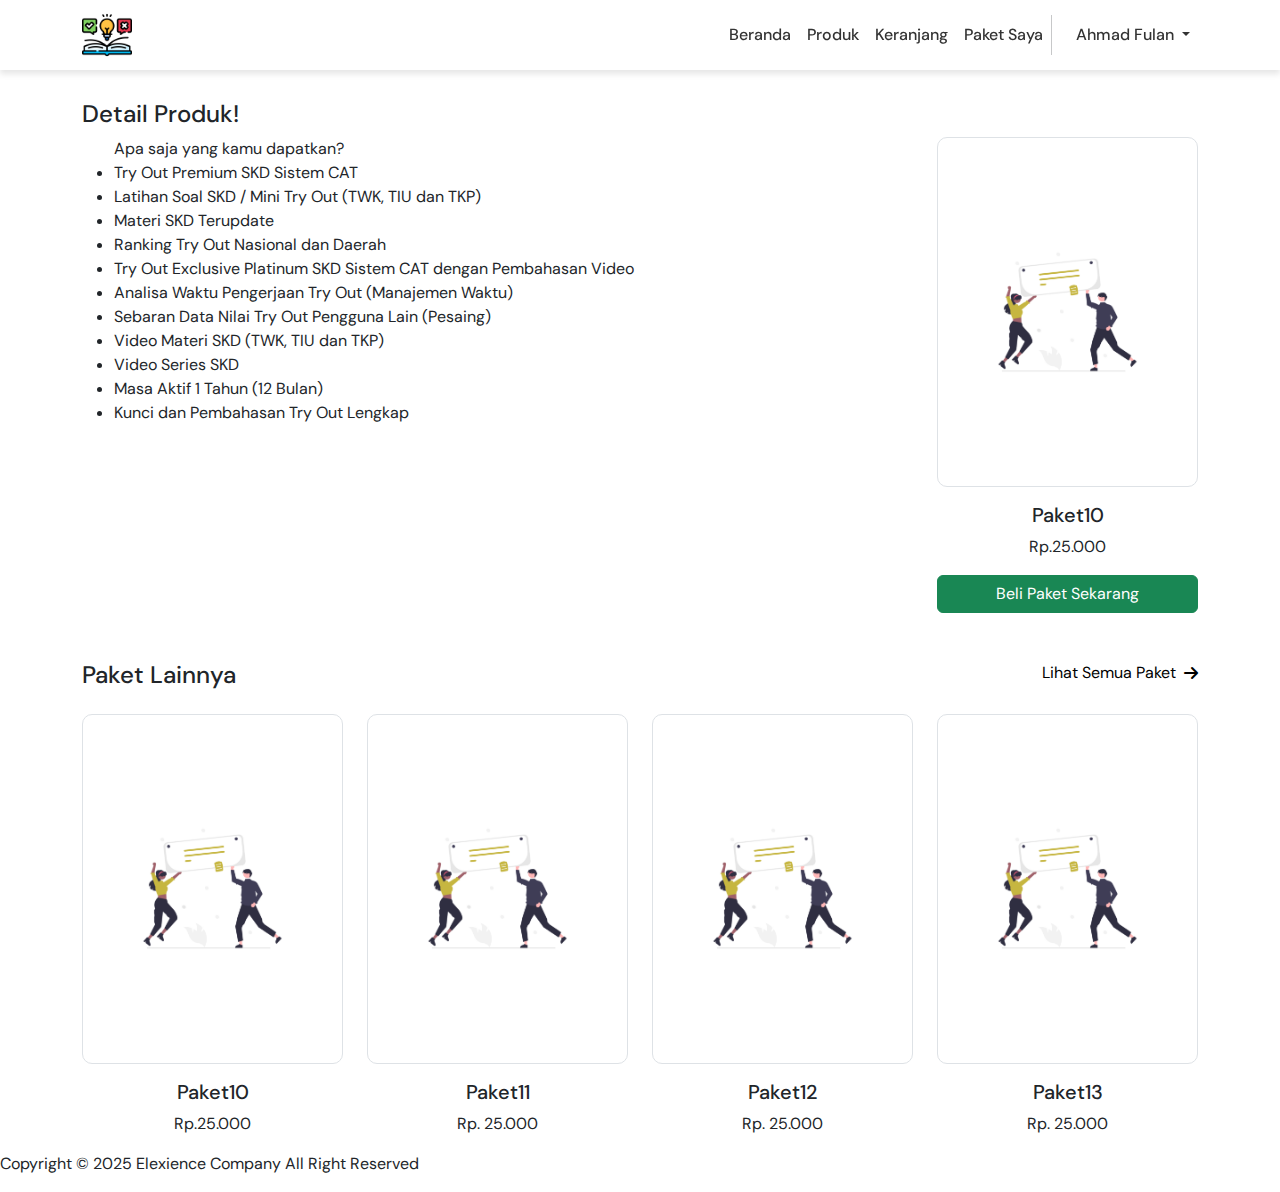
<file: detail.html>
<!DOCTYPE html>
<html lang="en">

<head>
    <meta charset="UTF-8">
    <meta name="viewport" content="width=device-width, initial-scale=1.0">
    <title>Halaman Detail Produk</title>

    <!-- ini favicon -->
    <link rel="shortcut icon" href="./asset/feasibility.png" type="image/x-icon">

    <!-- bootstrap css -->
    <link rel="stylesheet" href="./css/bootstrap.min.css">

    <!-- bootstrap js -->
    <script src="./js/bootstrap.bundle.min.js"></script>

    <!-- css -->
    <link rel="stylesheet" href="./style.css">

    <!-- font awesome -->
    <link rel="stylesheet" href="https://cdnjs.cloudflare.com/ajax/libs/font-awesome/6.5.1/css/all.min.css">
</head>

<body>
    <!-- nav -->
    <nav class="navbar navbar-expand-lg">
        <div class="container">
            <a class="navbar-brand" href="#"><img src="./asset/feasibility.png" alt="Logo"></a>
            <button class="navbar-toggler" type="button" data-bs-toggle="collapse" data-bs-target="#navbarNavAltMarkup"
                aria-controls="navbarNavAltMarkup" aria-expanded="false" aria-label="Toggle navigation">
                <span class="navbar-toggler-icon"></span>
            </button>
            <div class="collapse navbar-collapse" id="navbarNavAltMarkup">
                <div class="navbar-nav">
                    <a class="nav-link" aria-current="page" href="./homePage.html">Beranda</a>
                    <a class="nav-link" href="./produkPage.html">Produk</a>
                    <a class="nav-link" href="./produkPage.html">Keranjang</a>
                    <a class="nav-link" href="./paketsayaPage.html">Paket Saya</a>
                    <div class="vr"></div>
                    <li class="nav-item dropdown ps-3">
                        <a class="nav-link dropdown-toggle" href="#" role="button" data-bs-toggle="dropdown"
                            aria-expanded="false">
                            Ahmad Fulan
                        </a>
                        <ul class="dropdown-menu">
                            <li><a class="dropdown-item" href="./profilePage.html">Akun Saya</a></li>
                            <li><a class="dropdown-item" href="./index.html">Keluar</a></li>
                        </ul>
                    </li>
                </div>
            </div>
        </div>
    </nav>
    <!-- nav -->

    <!-- detail produk -->
    <section id="detail-produk">
        <div class="container">
            <div class="row">
                <div class="col-lg-6">
                    <h4>Detail Produk!</h4>
                </div>
            </div>

            <div class="row">
                <div class="col-lg-9">
                    <ul>Apa saja yang kamu dapatkan?
                        <li>Try Out Premium SKD Sistem CAT
                        <li>Latihan Soal SKD / Mini Try Out (TWK, TIU dan TKP)</li>
                        <li>Materi SKD Terupdate</li>
                        <li>Ranking Try Out Nasional dan Daerah</li>
                        <li>Try Out Exclusive Platinum SKD Sistem CAT dengan Pembahasan Video</li>
                        <li>Analisa Waktu Pengerjaan Try Out (Manajemen Waktu)</li>
                        <li>Sebaran Data Nilai Try Out Pengguna Lain (Pesaing)</li>
                        <li>Video Materi SKD (TWK, TIU dan TKP)</li>
                        <li>Video Series SKD</li>
                        <li>Masa Aktif 1 Tahun (12 Bulan)</li>
                        <li>Kunci dan Pembahasan Try Out Lengkap</li>
                    </ul>
                </div>
                <div class="col-lg-3">
                    <a class="card card-produk" href="./detail.html">
                        <div class="foto-produk border p-5">
                            <img src="./asset/produk123.png" class="card-img-top" alt="produk">
                        </div>
                        <div class="card-body text-center">
                            <h5 class="card-tittle">Paket10</h5>
                            <p class="card-text">Rp.25.000</p>
                        </div>
                    </a>
                    <form action="./orderPage.html">
                        <input type="submit" class="btn btn-success w-100" value="Beli Paket Sekarang">
                    </form>

                </div>
            </div>
            <!-- detail produk -->

            <!-- ini produk terkait -->
            <div class="row mt-5">
                <div class="col-lg-6">
                    <h4>Paket Lainnya</h4>
                </div>
                <div class="col-lg-6">
                    <a class="more" href="./produkPage.html">Lihat Semua Paket <i
                            class="fa-solid fa-arrow-right ps-2"></i></a>
                </div>
            </div>

            <div class="row mt-3">
                <div class="col-lg-3">
                    <a class="card card-produk" href="./detail.html">
                        <div class="foto-produk border p-5">
                            <img src="./asset/produk123.png" class="card-img-top" alt="produk">
                        </div>
                        <div class="card-body text-center">
                            <h5 class="card-tittle">Paket10</h5>
                            <p class="card-text">Rp.25.000</p>
                        </div>
                    </a>
                </div>

                <div class="col-lg-3">
                    <a class="card card-produk" href="./detail.html">
                        <div class="foto-produk border p-5">
                            <img src="./asset/produk123.png" class="card-img-top" alt="produk">
                        </div>
                        <div class="card-body text-center">
                            <h5 class="card-tittle">Paket11</h5>
                            <p class="card-text">Rp. 25.000</p>
                        </div>
                    </a>
                </div>

                <div class="col-lg-3">
                    <a class="card card-produk" href="./detail.html">
                        <div class="foto-produk border p-5">
                            <img src="./asset/produk123.png" class="card-img-top" alt="produk">
                        </div>
                        <div class="card-body text-center">
                            <h5 class="card-tittle">Paket12</h5>
                            <p class="card-text">Rp. 25.000</p>
                        </div>
                    </a>
                </div>

                <div class="col-lg-3">
                    <a class="card card-produk" href="./detail.html">
                        <div class="foto-produk border p-5">
                            <img src="./asset/produk123.png" class="card-img-top" alt="produk">
                        </div>
                        <div class="card-body text-center">
                            <h5 class="card-tittle">Paket13</h5>
                            <p class="card-text">Rp. 25.000</p>
                        </div>
                    </a>
                </div>

            </div>
        </div>
    </section>
    <!-- produk -->

    <!-- footer -->
    <footer class="footer">
        <p>Copyright &copy; 2025 Elexience Company All Right Reserved</p>
    </footer>
    <!-- footer -->

</body>

</html>
</file>
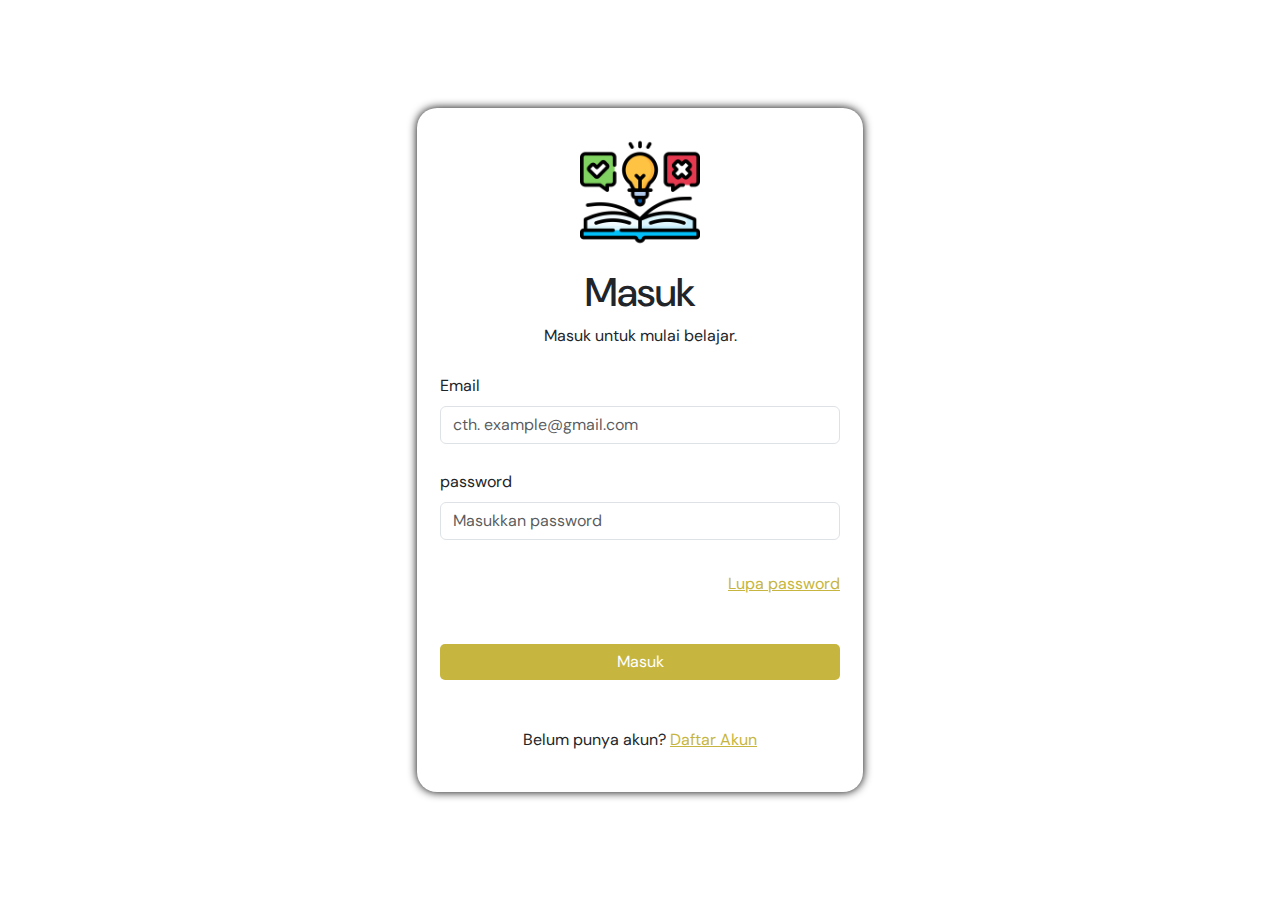
<file: loginPage.html>
<!DOCTYPE html>
<html lang="en">

<head>
    <meta charset="UTF-8">
    <meta name="viewport" content="width=device-width, initial-scale=1.0">
    <title>Halaman Masuk</title>

    <!-- ini favicon -->
    <link rel="shortcut icon" href="./asset/feasibility.png" type="image/x-icon">

    <!-- bootstrap css -->
    <link rel="stylesheet" href="./css/bootstrap.min.css">

    <!-- bootstrap js -->
    <script src="./js/bootstrap.bundle.min.js"></script>

    <!-- css -->
    <link rel="stylesheet" href="./style.css">

    <!-- font awesome -->
    <link rel="stylesheet" href="https://cdnjs.cloudflare.com/ajax/libs/font-awesome/6.5.1/css/all.min.css">
</head>

<body>
    <section id="login">
        <div class="container d-flex justify-content-center align-items-center min-vh-100">
            <div class="bg-login p-4">
                <div class="row">
                    <div class="col text-center">
                        <img src="./asset/feasibility.png" alt="logo" class="img-fluid mb-3">
                        <h1>Masuk</h1>
                        <p>Masuk untuk mulai belajar.</p>

                        <!-- form -->
                        <form action="./homePage.html">
                            <div class="mb-3 text-start">
                                <label for="email" class="form-label">Email</label>
                                <input type="email" class="form-control custom-width" name="email"
                                    placeholder="cth. example@gmail.com">
                            </div>

                            <div class="mb-3 text-start">
                                <label for="password" class="form-label">password</label>
                                <input type="password" class="form-control custom-width" name="password"
                                    placeholder="Masukkan password">
                            </div>
                            <a href="#" class="text-custom d-flex justify-content-end pt-3">Lupa password</a>

                            <input type="submit" class="btn custom-btn w-100 mt-5" value="Masuk">

                            <p class="mt-5">Belum punya akun? <a href="./registerPage.html" class="text-custom">Daftar
                                    Akun</a></p>

                        </form>

                        <!-- form -->
                    </div>
                </div>
            </div>
        </div>
    </section>

</body>

</html>
</file>
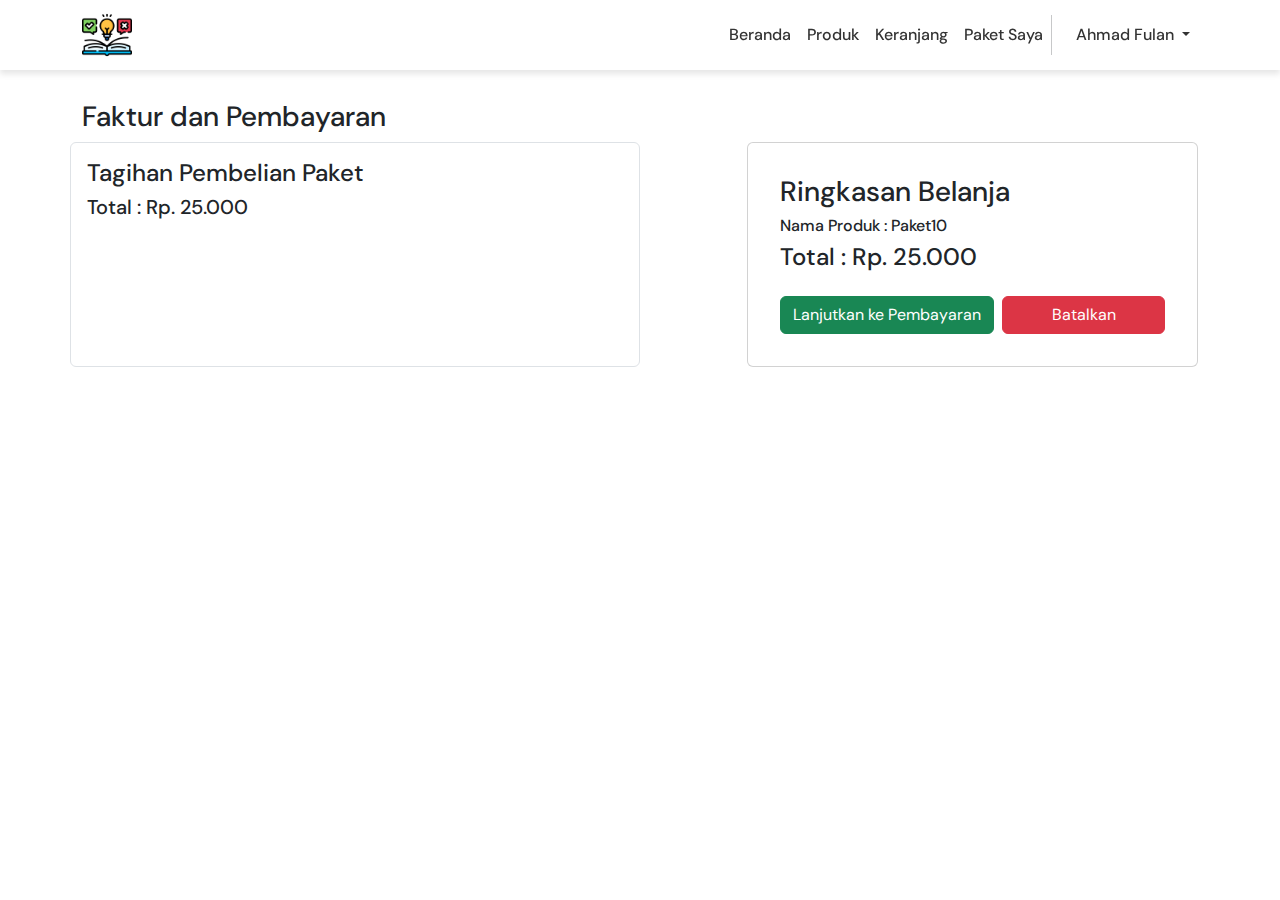
<file: orderPage.html>
<!DOCTYPE html>
<html lang="en">

<head>
    <meta charset="UTF-8">
    <meta name="viewport" content="width=device-width, initial-scale=1.0">
    <title>Halaman Order</title>

    <!-- ini favicon -->
    <link rel="shortcut icon" href="./asset/feasibility.png" type="image/x-icon">

    <!-- bootstrap css -->
    <link rel="stylesheet" href="./css/bootstrap.min.css">

    <!-- bootstrap js -->
    <script src="./js/bootstrap.bundle.min.js"></script>

    <!-- css -->
    <link rel="stylesheet" href="./style.css">

    <!-- font awesome -->
    <link rel="stylesheet" href="https://cdnjs.cloudflare.com/ajax/libs/font-awesome/6.5.1/css/all.min.css">
</head>

<body>
    <!-- nav -->
    <nav class="navbar navbar-expand-lg">
        <div class="container">
            <a class="navbar-brand" href="#"><img src="./asset/feasibility.png" alt="Logo"></a>
            <button class="navbar-toggler" type="button" data-bs-toggle="collapse" data-bs-target="#navbarNavAltMarkup"
                aria-controls="navbarNavAltMarkup" aria-expanded="false" aria-label="Toggle navigation">
                <span class="navbar-toggler-icon"></span>
            </button>
            <div class="collapse navbar-collapse" id="navbarNavAltMarkup">
                <div class="navbar-nav">
                    <a class="nav-link" aria-current="page" href="./homePage.html">Beranda</a>
                    <a class="nav-link" href="./produkPage.html">Produk</a>
                    <a class="nav-link" href="./produkPage.html">Keranjang</a>
                    <a class="nav-link" href="./paketsayaPage.html">Paket Saya</a>
                    <div class="vr"></div>
                    <li class="nav-item dropdown ps-3">
                        <a class="nav-link dropdown-toggle" href="#" role="button" data-bs-toggle="dropdown"
                            aria-expanded="false">
                            Ahmad Fulan
                        </a>
                        <ul class="dropdown-menu">
                            <li><a class="dropdown-item" href="./profilePage.html">Akun Saya</a></li>
                            <li><a class="dropdown-item" href="./index.html">Keluar</a></li>
                        </ul>
                    </li>
                </div>
            </div>
        </div>
    </nav>
    <!-- nav -->

    <section id="faktur">
        <div class="container">
            <div class="row">
                <div class="col">
                    <h3>Faktur dan Pembayaran</h3>
                    <h4></h4>
                </div>
            </div>
            <div class="row">
                <div class="col-lg-6 border rounded p-3">
                    <h4>Tagihan Pembelian Paket</h4>
                    <h5>Total : Rp. 25.000</h5>
                </div>
                <div class="col-lg-5 ms-auto">
                    <div class="card p-3">
                        <div class="card-body">
                            <h3>Ringkasan Belanja</h3>
                            <h6>Nama Produk : Paket10</h6>
                            <h4>Total : Rp. 25.000</h4>
                            <div class="d-flex gap-2">
                                <input type="submit" class="btn btn-success w-100 mt-3" value="Lanjutkan ke Pembayaran">
                                <input type="submit" class="btn btn-danger w-100 mt-3" value="Batalkan">
                            </div>
                        </div>
                    </div>
                </div>


            </div>
        </div>
    </section>
</body>

</html>
</file>
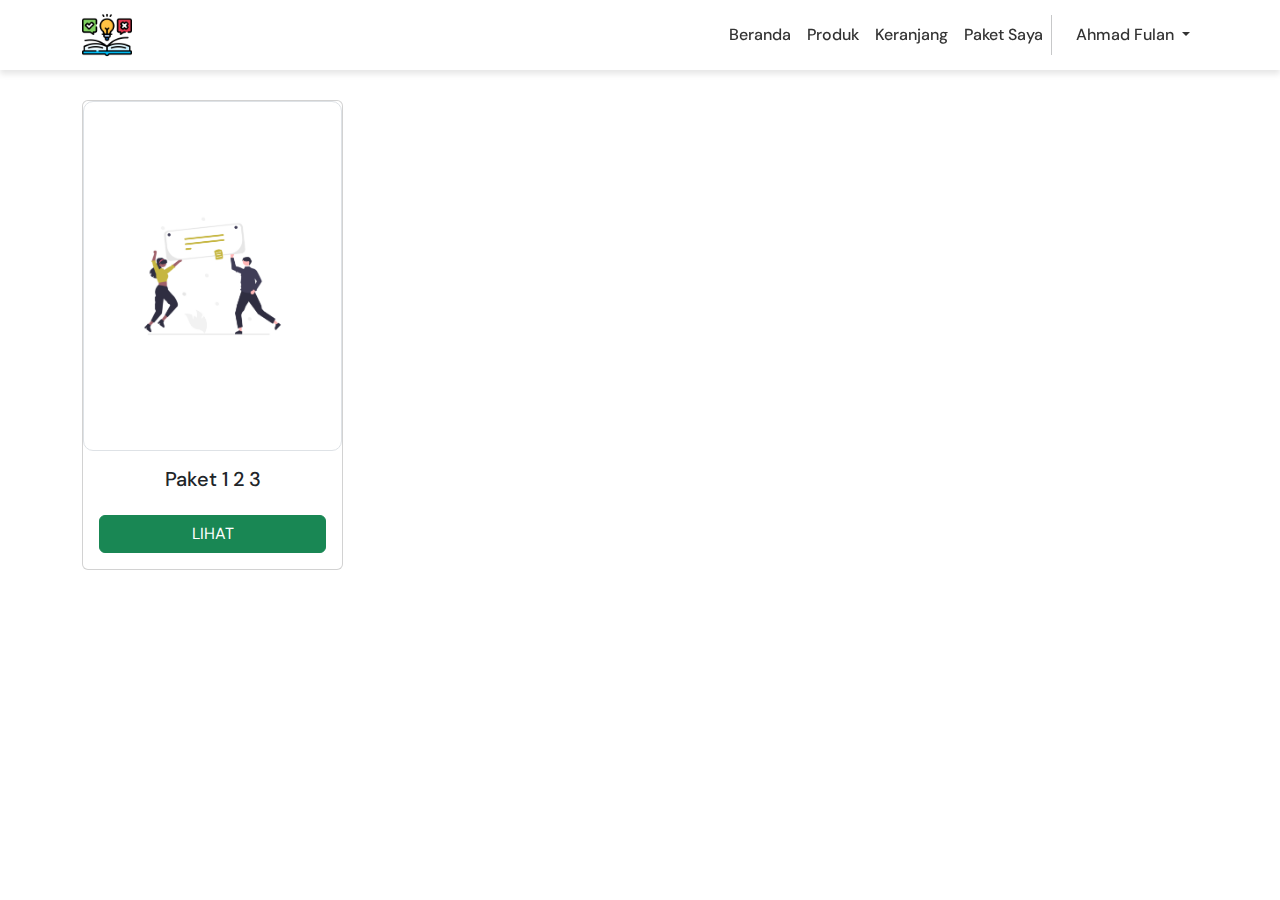
<file: paketsayaPage.html>
<!DOCTYPE html>
<html lang="en">

<head>
    <meta charset="UTF-8">
    <meta name="viewport" content="width=device-width, initial-scale=1.0">
    <title>Halaman Paket Saya</title>

    <!-- ini favicon -->
    <link rel="shortcut icon" href="./asset/feasibility.png" type="image/x-icon">

    <!-- bootstrap css -->
    <link rel="stylesheet" href="./css/bootstrap.min.css">

    <!-- bootstrap js -->
    <script src="./js/bootstrap.bundle.min.js"></script>

    <!-- css -->
    <link rel="stylesheet" href="./style.css">

    <!-- font awesome -->
    <link rel="stylesheet" href="https://cdnjs.cloudflare.com/ajax/libs/font-awesome/6.5.1/css/all.min.css">
</head>

<body>
    <!-- nav -->
    <nav class="navbar navbar-expand-lg">
        <div class="container">
            <a class="navbar-brand" href="#"><img src="./asset/feasibility.png" alt="Logo"></a>
            <button class="navbar-toggler" type="button" data-bs-toggle="collapse" data-bs-target="#navbarNavAltMarkup"
                aria-controls="navbarNavAltMarkup" aria-expanded="false" aria-label="Toggle navigation">
                <span class="navbar-toggler-icon"></span>
            </button>
            <div class="collapse navbar-collapse" id="navbarNavAltMarkup">
                <div class="navbar-nav">
                    <a class="nav-link" aria-current="page" href="./homePage.html">Beranda</a>
                    <a class="nav-link" href="./produkPage.html">Produk</a>
                    <a class="nav-link" href="./produkPage.html">Keranjang</a>
                    <a class="nav-link" href="./paketsayaPage.html">Paket Saya</a>
                    <div class="vr"></div>
                    <li class="nav-item dropdown ps-3">
                        <a class="nav-link dropdown-toggle" href="#" role="button" data-bs-toggle="dropdown"
                            aria-expanded="false">
                            Ahmad Fulan
                        </a>
                        <ul class="dropdown-menu">
                            <li><a class="dropdown-item" href="./profilePage.html">Akun Saya</a></li>
                            <li><a class="dropdown-item" href="./index.html">Keluar</a></li>
                        </ul>
                    </li>
                </div>
            </div>
        </div>
    </nav>
    <!-- nav -->

    <!-- Paket Saya -->
    <section id="paket-saya">
        <div class="container">
            <div class="row mt-3">
                <div class="col-lg-3">
                    <a class="card card-produk-saya text-decoration-none" >
                        <div class="foto-produk border p-5">
                            <img src="./asset/produk123.png" class="card-img-top" alt="produk">
                        </div>
                        <div class="card-body text-center" href="#">
                            <h5 class="card-tittle">Paket 1 2 3</h5>
                            <input type="submit" class="btn btn-success w-100 mt-3" value="LIHAT">
                        </div>
                    </a>
                </div>
            </div>
    </section>
    <!-- Paket Saya -->
</body>

</html>
</file>
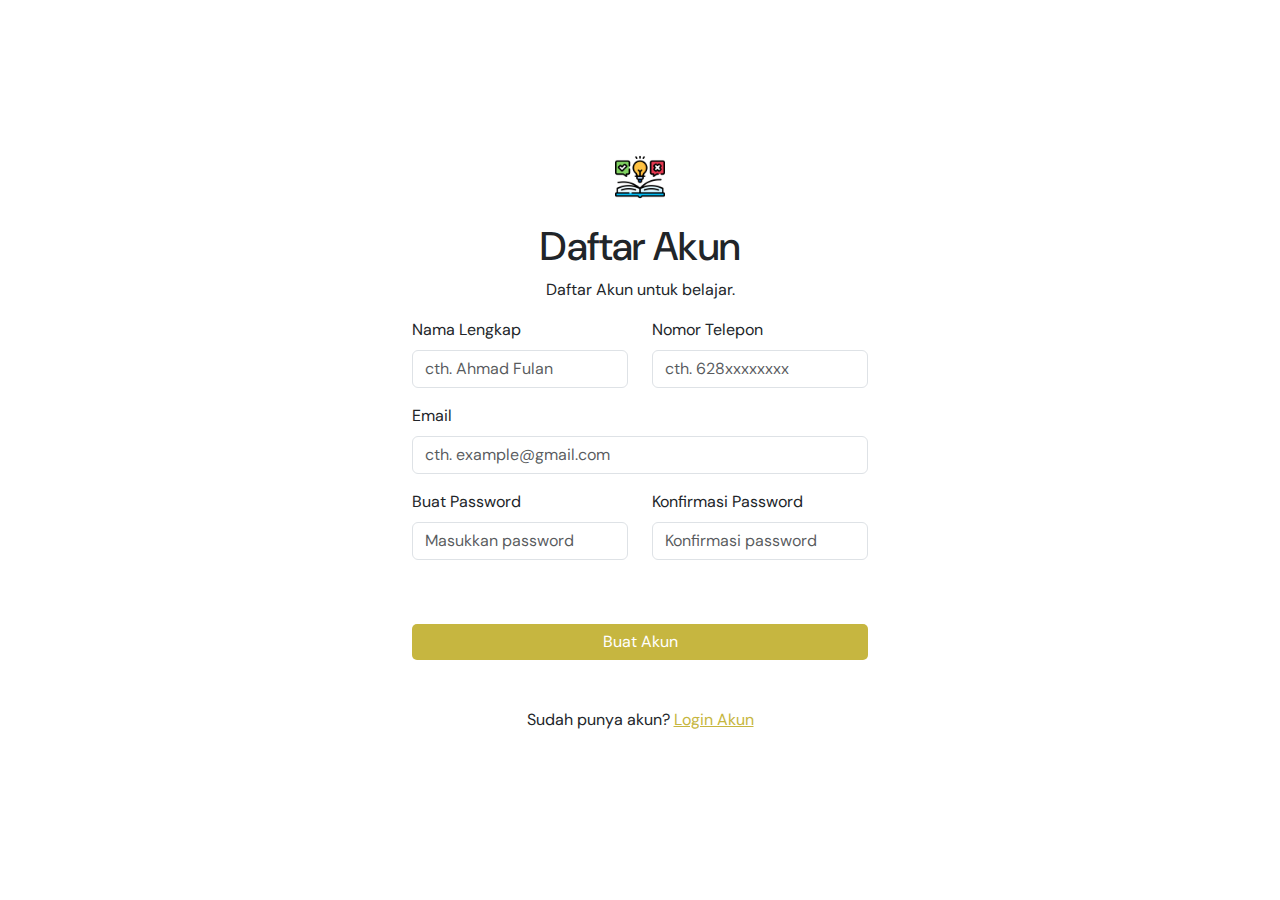
<file: registerPage.html>
<!DOCTYPE html>
<html lang="en">

<head>
    <meta charset="UTF-8">
    <meta name="viewport" content="width=device-width, initial-scale=1.0">
    <title>Halaman Register</title>

    <!-- ini favicon -->
    <link rel="shortcut icon" href="./Assets/faficon.png" type="image/x-icon">

    <!-- bootstrap css -->
    <link rel="stylesheet" href="./css/bootstrap.min.css">

    <!-- bootstrap js -->
    <script src="./js/bootstrap.bundle.min.js"></script>

    <!-- css -->
    <link rel="stylesheet" href="./style.css">

    <!-- font awesome -->
    <link rel="stylesheet" href="https://cdnjs.cloudflare.com/ajax/libs/font-awesome/6.5.1/css/all.min.css">
</head>

<body>
    <section id="register">
        <div class="container d-flex justify-content-center align-items-center min-vh-100">
            <div class="bg-register p-4">
                <div class="row">
                    <div class="col text-center">
                        <img src="./asset/feasibility.png" alt="logo">
                        <h1>Daftar Akun</h1>
                        <p>Daftar Akun untuk belajar.</p>

                        <!-- form -->
                        <form action="./loginPage.html">

                            <div class="row text-start mb-3">
                                <div class="col-lg-6">
                                    <label for="nama-lengkap" class="form-label">Nama Lengkap</label>
                                    <input type="text" class="form-control" name="nama-lengk"
                                        placeholder="cth. Ahmad Fulan">
                                </div>
                                <div class="col-lg-6">
                                    <label for="telepon" class="form-label">Nomor Telepon</label>
                                    <input type="text" class="form-control" name="telepon"
                                        placeholder="cth. 628xxxxxxxx">
                                </div>
                            </div>


                            <div class="row text-start mb-3">
                                <div class="col">
                                    <label for="email" class="form-label">Email</label>
                                    <input type="email" class="form-control" name="email"
                                        placeholder="cth. example@gmail.com">
                                </div>
                            </div>

                            <div class="row text-start mb-3">
                                <div class="col-lg-6">
                                    <label for="password" class="form-label">Buat Password</label>
                                    <input type="password" class="form-control" name="password"
                                        placeholder="Masukkan password">
                                </div>
                                <div class="col-lg-6">
                                    <label for="Konfirmasi-password" class="form-label">Konfirmasi Password</label>
                                    <input type="password" class="form-control" name="password"
                                        placeholder="Konfirmasi password">
                                </div>
                            </div>

                            <input type="submit" class="btn custom-btn w-100 mt-5" value="Buat Akun">

                            <p class="mt-5">Sudah punya akun? <a href="./loginPage.html" class="text-custom">Login
                                    Akun</a></p>

                        </form>

                        <!-- form -->
                    </div>
                </div>
            </div>
        </div>
    </section>
</body>

</html>
</file>
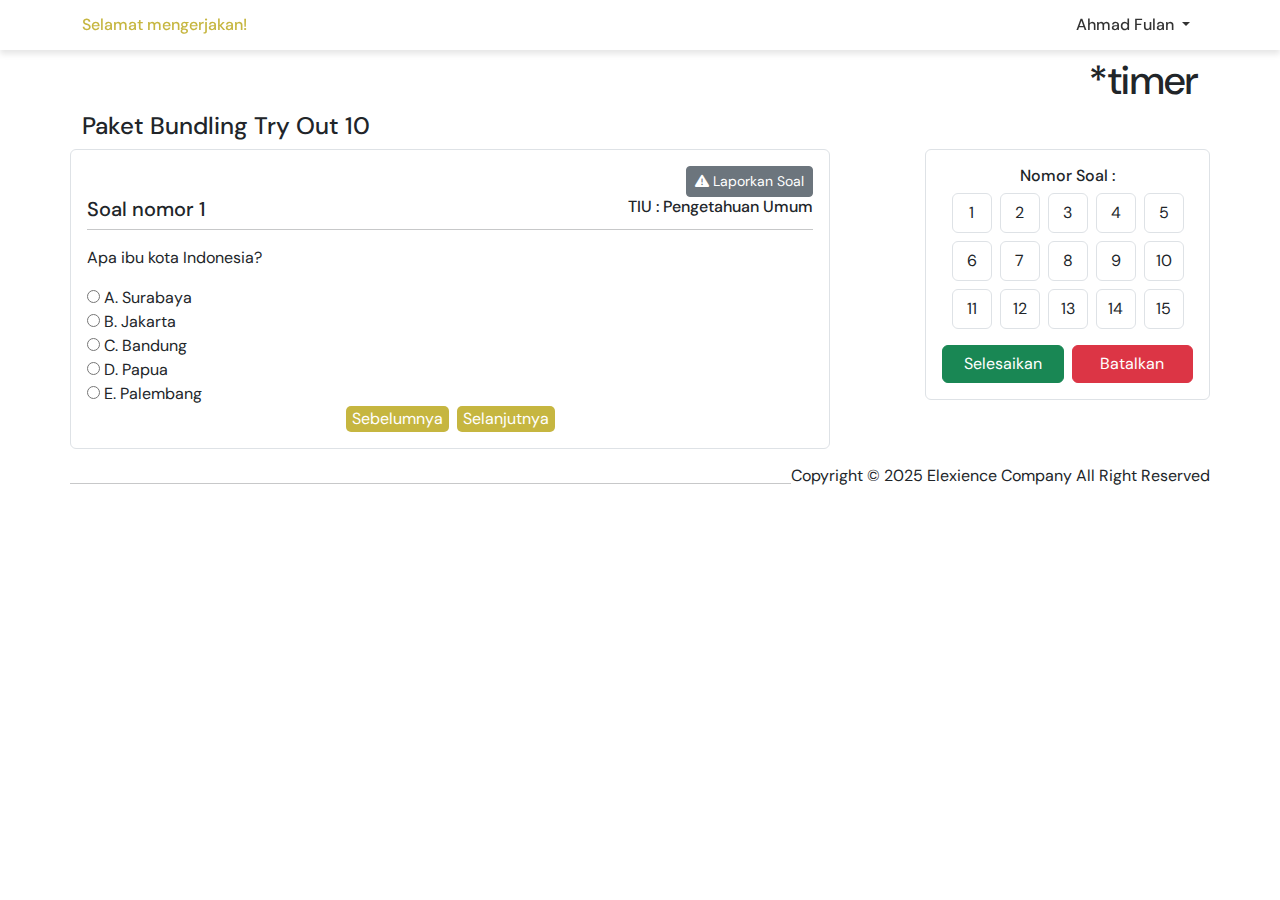
<file: tryoutPage.html>
<!DOCTYPE html>
<html lang="en">

<head>
    <meta charset="UTF-8">
    <meta name="viewport" content="width=device-width, initial-scale=1.0">
    <title>TryOut</title>

    <!-- ini favicon -->
    <link rel="shortcut icon" href="./asset/feasibility.png" type="image/x-icon">

    <!-- bootstrap css -->
    <link rel="stylesheet" href="./css/bootstrap.min.css">

    <!-- bootstrap js -->
    <script src="./js/bootstrap.bundle.min.js"></script>

    <!-- css -->
    <link rel="stylesheet" href="./style.css">

    <!-- font awesome -->
    <link rel="stylesheet" href="https://cdnjs.cloudflare.com/ajax/libs/font-awesome/6.5.1/css/all.min.css">
</head>

<body>
    <!-- nav -->
    <nav class="navbar navbar-expand-lg">
        <div class="container d-flex justify-content-between align-items-center">
            <h6>Selamat mengerjakan!</h6>
            <div class="navbar-nav">
                <li class="nav-item dropdown ps-3">
                    <a class="nav-link dropdown-toggle" href="#" role="button" data-bs-toggle="dropdown"
                        aria-expanded="false">
                        Ahmad Fulan
                    </a>
                    <ul class="dropdown-menu">
                        <li><h6></h6></li>
                        <li><a class="dropdown-item" href="./profilePage.html">Akun Saya</a></li>
                        <li><a class="dropdown-item" href="./index.html">Keluar</a></li>
                    </ul>
                </li>
            </div>
        </div>
    </nav>
    <!-- nav -->


    <!-- try out -->
    <section id="tryout">
        <div class="container">
            <div class="row">
                <div class="col text-end">
                    <h1>*timer</h1>
                </div>
            </div>
            <h4>Paket Bundling Try Out 10</h4>


            <div class="row d-flex justify-content-between align-items-start">
                <div class="col-lg-8 border rounded p-3">
                    <form action="#" class="d-flex justify-content-end">
                        <button type="submit" class="btn btn-secondary btn-sm">
                            <i class="fa-solid fa-triangle-exclamation"></i> Laporkan Soal
                        </button>
                    </form>

                    <header class="d-flex justify-content-between">
                        <h5>Soal nomor 1</h5>
                        <h6>TIU : Pengetahuan Umum</h6>
                    </header>
                    <hr class="mt-0">
                    <main>
                        <div class="question">
                            <p>Apa ibu kota Indonesia?</p>
                            <form>
                                <label><input type="radio" name="q1" value="a"> A. Surabaya</label><br>
                                <label><input type="radio" name="q1" value="b"> B. Jakarta</label><br>
                                <label><input type="radio" name="q1" value="c"> C. Bandung</label><br>
                                <label><input type="radio" name="q1" value="c"> D. Papua</label><br>
                                <label><input type="radio" name="q1" value="d"> E. Palembang</label><br>
                            </form>
                        </div>

                        <div class="navigation d-flex justify-content-center gap-2">
                            <button id="submit" class="custom-btn">Sebelumnya</button>
                            <button id="submit" class="custom-btn">Selanjutnya</button>

                        </div>
                    </main>
                </div>
                <div class="col-lg-3 border rounded p-3">
                    <div class="row text-center">
                        <h6>Nomor Soal :</h6>
                    </div>

                    <div class="d-flex flex-wrap justify-content-center gap-2 btn-secondary">
                        <button class="btn border rounded d-flex align-items-center justify-content-center"
                            style="width: 40px; height: 40px;">1</button>
                        <button class="btn border rounded d-flex align-items-center justify-content-center"
                            style="width: 40px; height: 40px;">2</button>
                        <button class="btn border rounded d-flex align-items-center justify-content-center"
                            style="width: 40px; height: 40px;">3</button>
                        <button class="btn border rounded d-flex align-items-center justify-content-center"
                            style="width: 40px; height: 40px;">4</button>
                        <button class="btn border rounded d-flex align-items-center justify-content-center"
                            style="width: 40px; height: 40px;">5</button>
                        <button class="btn border rounded d-flex align-items-center justify-content-center"
                            style="width: 40px; height: 40px;">6</button>
                        <button class="btn border rounded d-flex align-items-center justify-content-center"
                            style="width: 40px; height: 40px;">7</button>
                        <button class="btn border rounded d-flex align-items-center justify-content-center"
                            style="width: 40px; height: 40px;">8</button>
                        <button class="btn border rounded d-flex align-items-center justify-content-center"
                            style="width: 40px; height: 40px;">9</button>
                        <button class="btn border rounded d-flex align-items-center justify-content-center"
                            style="width: 40px; height: 40px;">10</button>
                        <button class="btn border rounded d-flex align-items-center justify-content-center"
                            style="width: 40px; height: 40px;">11</button>
                        <button class="btn border rounded d-flex align-items-center justify-content-center"
                            style="width: 40px; height: 40px;">12</button>
                        <button class="btn border rounded d-flex align-items-center justify-content-center"
                            style="width: 40px; height: 40px;">13</button>
                        <button class="btn border rounded d-flex align-items-center justify-content-center"
                            style="width: 40px; height: 40px;">14</button>
                        <button class="btn border rounded d-flex align-items-center justify-content-center"
                            style="width: 40px; height: 40px;">15</button>

                        <!-- Lanjutkan untuk tombol lainnya -->
                    </div>


                    <div class="row mt-3">
                        <div class="d-flex gap-2">
                            <input type="submit" class="btn btn-success w-100" value="Selesaikan">
                            <input type="submit" class="btn btn-danger w-100" value="Batalkan">
                        </div>
                    </div>
                </div>

            </div>


    </section>
    <!-- try out -->


    <!-- footer -->
    <footer class="footer">
        <div class="container">
            <hr>
            <p>Copyright &copy; 2025 Elexience Company All Right Reserved</p>
        </div>
    </footer>   
    <!-- footer -->


</body>

</html>
</file>
<file: style.css>
@import url('https://fonts.googleapis.com/css2?family=DM+Sans:ital,opsz,wght@0,9..40,100..1000;1,9..40,100..1000&display=swap');

* {
    font-family: dm sans;
}

/* sementara */
body {
    /* margin-bottom: 500px; */
}

.text-custom {
    color: #C6B640;
    /* Warna kustom */
}

/* custom btn */
.custom-btn {
    background-color: #C6B640; /* Warna emas */
    color: white; /* Warna teks */
    border: none; 
    border-radius: 5px; /* Sudut membulat */
    cursor: pointer;
    transition: background-color 0.3s ease-in-out;
    
}

/* Hover effect */
.custom-btn:hover {
    background-color: #B3A234; /* Warna lebih gelap saat hover */
}
/* custom btn */


/* navbar */
/* .navbar {
    background-color: #C6B640;
    padding: 0%;
}

.navbar .navbar-brand img {
    width: 50px;
}

.navbar .navbar-nav {
    margin-left: auto;
}

.navbar .navbar-nav .nav-link {
    margin-right: 20px;
}

.navbar .navbar-nav .btn {
    width: 120px;
} */

.navbar {
    position: fixed;
    top: 0;
    left: 0;
    width: 100%;
    z-index: 1000; /* Supaya navbar tetap di atas elemen lain */
    background-color: white; /* Warna background */
    box-shadow: 0 4px 6px rgba(0, 0, 0, 0.1); /* Efek bayangan */
    padding: 5px 0; /* Padding atas & bawah */
}

.navbar-brand img {
    height: 50px; /* Sesuaikan ukuran logo */
}

.navbar-nav .nav-link {
    font-weight: 500; /* Tebalkan sedikit teks */
    color: #333; /* Warna teks */
    transition: color 0.3s ease-in-out;
}

.navbar-nav .nav-link:hover {
    color: #C6B640; /* Warna saat hover */
}

.btn-outline-dark {
    border-radius: 50px; /* Bikin tombol lebih rounded */
    padding: 8px 20px;
    transition: all 0.3s;
}

.btn-outline-dark:hover {
    background-color: #333;
    color: white;
}
.navbar .navbar-nav {
    margin-left: auto;
}

.navbar h6{
    margin-bottom: 0;
    color: #C6B640;
}

.dropdown-item:active, 
.dropdown-item:focus {
    background-color: #C6B640 !important; /* Warna latar belakang saat diklik */
    color: white !important;
}

/* navbar */

/* hero */
#hero {
    background-image: url(./asset/hero.jpg);
    background-size: cover; /* Menyesuaikan ukuran gambar agar menutupi seluruh area */
    background-position: center; /* Menampilkan bagian atas gambar agar tidak terpotong terlalu banyak */
    background-repeat: no-repeat;
    height: 500px;
    color: black;
    display: flex;
    align-items: center;
    padding-top: 56px;
}


#hero .konten-hero h1 {
    font-size: 60px;
    color: #C6B640;
}

/* hero */

/* produk */
#produk {
    margin-top: 100px;
}

#produk .more {
    text-decoration: none;
    color: black;
    display: flex;
    justify-content: end;
    align-items: center;
}


.card-produk {
    text-decoration: none;
    border: none;
}

#produk .card-produk .foto-produk {
    height: 350px;
    display: flex;
    align-items: center;
    border-radius: 10px;
}

/* produk */

/* orderpage */
#faktur {
    margin-top: 100px;
}

/* orderpage */

/* cta */
#cta {
    margin-top: 100px;
    color: white;
}

#cta .bg-cta {
    background-image: url(./asset/Gambar1.jpg);
    background-size: cover;
    height: 500px;
    border-radius: 20px;
    display: flex;
    align-items: center;
    justify-content: center;
}

#cta h1 {
    font-size: 50px;
}

/* cta */

/* Login */
#login .bg-login {
    display: flex;
    justify-content: center;
    text-align: center;
    align-items: center;
    width: 40%;
    border-radius: 20px;
    background-size: cover;
    background-repeat: no-repeat;
    background-position: 0;
    box-shadow: 0px 0px 10px rgba(0, 0, 0, 204);
}

#login .custom-width {
    width: 400px;
}

#login form .form-label {
    padding-top: 10px;
}

#login img {
    width: 120px;
    margin-bottom: 20px;
}

/* Login */

/* register */
#register img {
    width: 50px;
    margin-bottom: 20px;
}

/* register */

/* detail produk */
#detail-produk {
    margin-top: 100px;

}

.foto-produk {
    height: 350px;
    display: flex;
    align-items: center;
    border-radius: 10px;
    justify-content: center;
}

/* detail produk */

/* produk terkait */
#detail-produk .card-produk {
    text-decoration: none;
    border: none;
}

#detail-produk .more {
    text-decoration: none;
    color: black;
    display: flex;
    justify-content: end;
    align-items: center;
}
/* produk terkait */

/* paket saya */
#paket-saya {
    margin-top: 100px;
}
/* paket saya */

/* try out */
#tryout {
    margin-top: 56px;
}
/* try out */



/* footer */
.footer .container {
    display: grid;
    grid-template-columns: 1fr auto; /* Kolom untuk garis & teks */
    align-items: center;
    padding: 15px 0;
}

/* footer */
</file>
